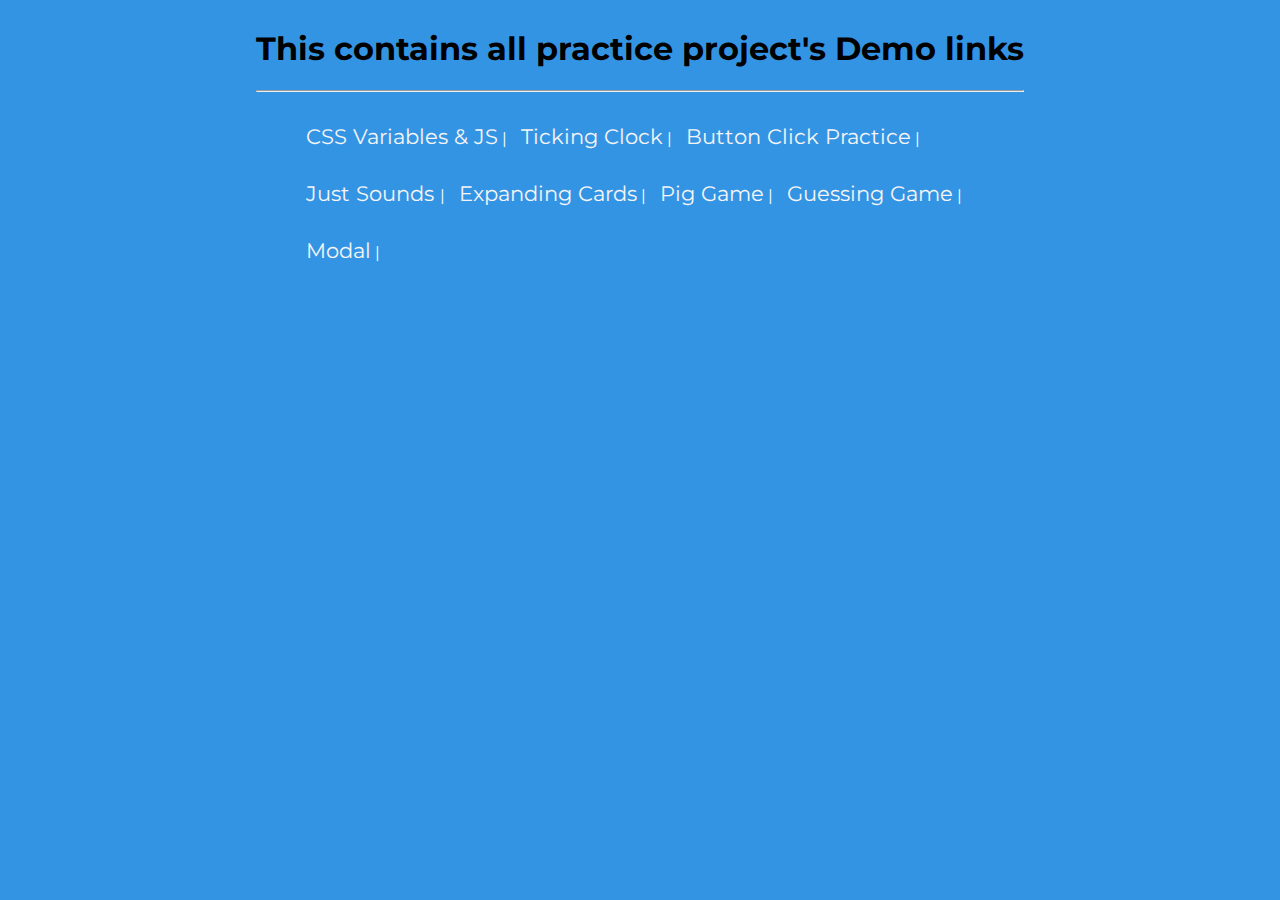
<file: index.html>
<!DOCTYPE html>
<html lang="en">
  <head>
    <meta charset="UTF-8" />
    <meta http-equiv="X-UA-Compatible" content="IE=edge" />
    <meta name="viewport" content="width=device-width, initial-scale=1.0" />
    <title>Collection of the Practice Projects</title>
    <link rel="stylesheet" href="style.css" />
  </head>
  <body>
    <main>
      <section>
        <h1 style="text-align: center">
          This contains all practice project's Demo links
        </h1>
        <hr />
      </section>
      <section class="project-list">
        <ul>
          <li>
            <a
              href="https://redprakash.github.io/practiceprojects/cssvariablesandjs/"
              target="_blank"
              >CSS Variables & JS</a
            >
          </li>

          <li>
            <a
              href="https://redprakash.github.io/practiceprojects/clock/"
              target="_blank"
              >Ticking Clock</a
            >
          </li>

          <li>
            <a
              href="https://redprakash.github.io/practiceprojects/buttonclick/"
              target="_blank"
              >Button Click Practice</a
            >
          </li>
          <li>
            <a
              href="https://redprakash.github.io/practiceprojects/justsounds/"
              target="_blank"
              >Just Sounds
            </a>
          </li>
          <li>
            <a
              href="https://redprakash.github.io/practiceprojects/expanding-cards/"
              target="_blank"
              >Expanding Cards</a
            >
          </li>
          <li>
            <a href="https://redprakash.github.io/piggame/" target="_blank"
              >Pig Game</a
            >
          </li>
          <li>
            <a href="https://redprakash.github.io/guessinggame/" target="_blank"
              >Guessing Game</a
            >
          </li>
          <li>
            <a href="https://redprakash.github.io/modal/" target="_blank"
              >Modal</a
            >
          </li>
        </ul>
      </section>
    </main>
  </body>
</html>
</file>
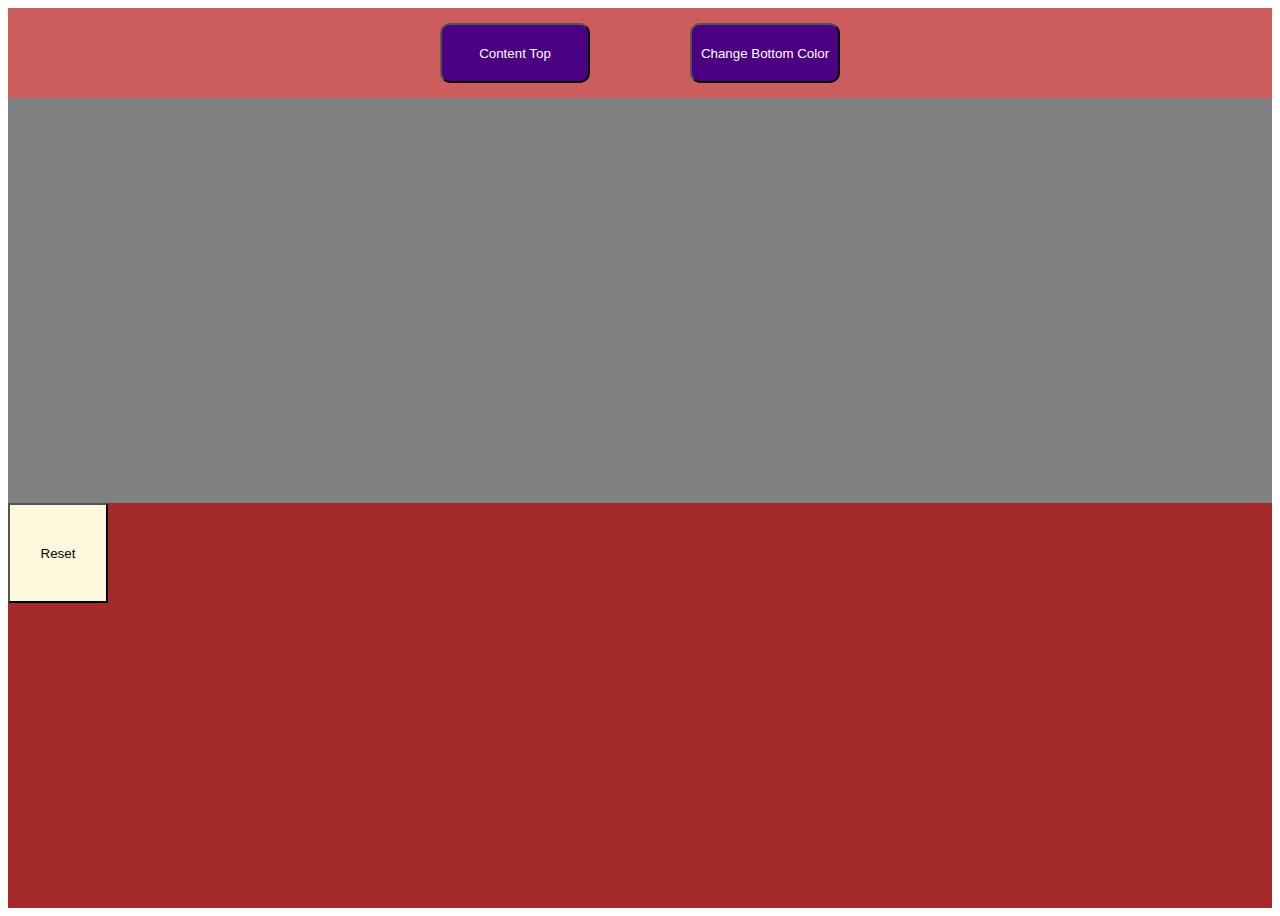
<file: buttonclick/index.html>
<!DOCTYPE html>
<html lang="en">
  <head>
    <meta charset="UTF-8" />
    <meta http-equiv="X-UA-Compatible" content="IE=edge" />
    <meta name="viewport" content="width=device-width, initial-scale=1.0" />
    <title>Checking Modal or clicks</title>
    <link rel="stylesheet" href="style.css" />
  </head>
  <body>
    <section class="container">
      <div class="controls">
        <input type="button" class="btn1" value="Content Top" />
        <input type="button" class="btn2" value="Change Bottom Color" />
      </div>
      <div class="top-box">
        <p class="sometext hidden">
          Hover me for the CSS transitions
          <input type="button" class="close" value="Hide Me" />
        </p>
      </div>

      <div class="bottom-box">
        <div class="overlay">
          <input type="button" value="Reset" class="reset" />
        </div>
      </div>
    </section>
    <script src="script.js"></script>
  </body>
</html>
</file>
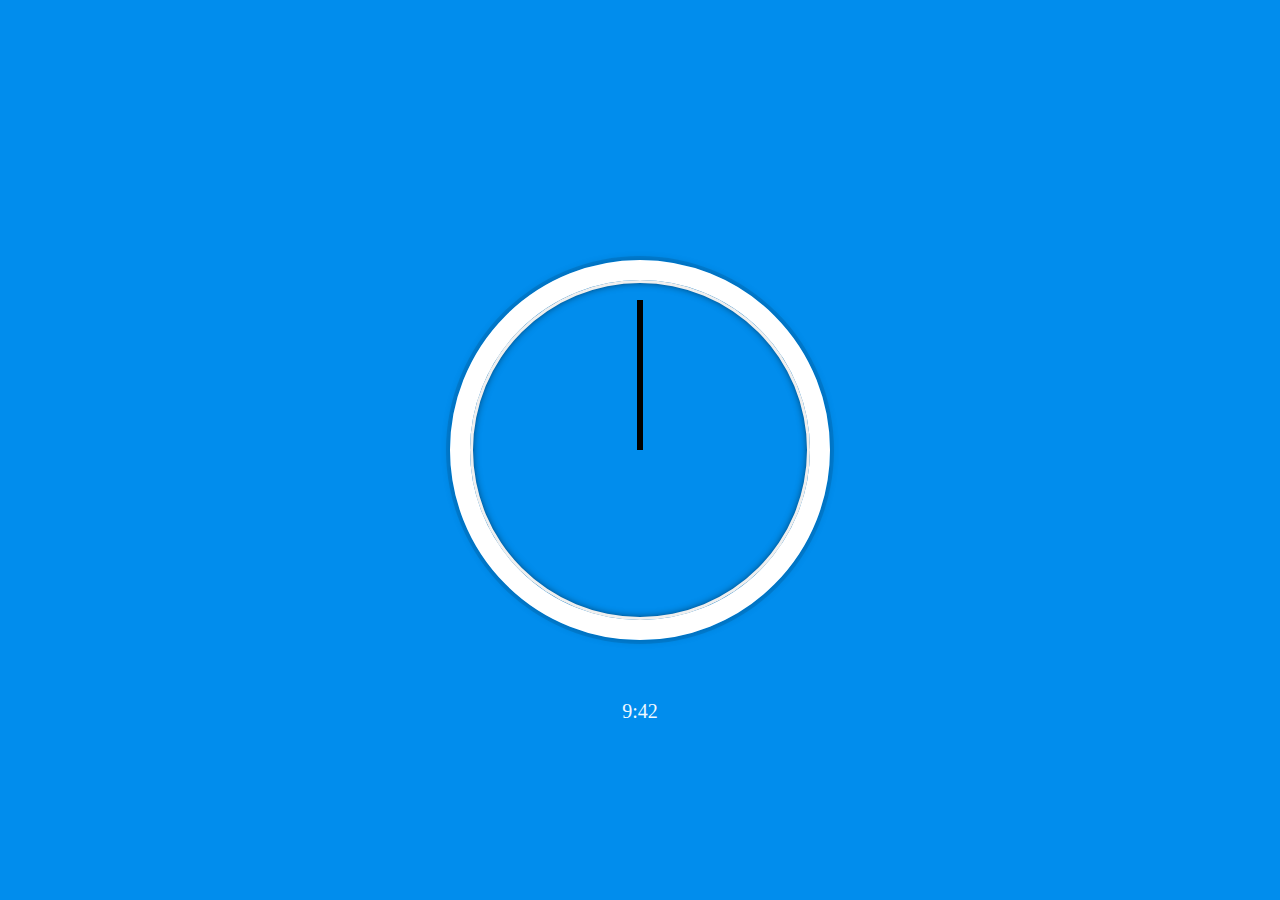
<file: clock/index.html>
<!DOCTYPE html>
<html lang="en">
  <head>
    <meta charset="UTF-8" />
    <meta http-equiv="X-UA-Compatible" content="IE=edge" />
    <meta name="viewport" content="width=device-width, initial-scale=1.0" />
    <title>JS and CSS Clock</title>
    <link rel="stylesheet" href="style.css" />
  </head>
  <body>
    <div class="clock">
      <div class="clock-face">
        <div class="hand hour-hand"></div>
        <div class="hand min-hand"></div>
        <div class="hand second-hand"></div>
      </div>

      <section class="digi-mute">
        <div class="digi-clock"></div>
      </section>
    </div>

    <audio data-key="secsound" src="clocktick.mp3"></audio>
    <script src="script.js"></script>
  </body>
</html>
</file>
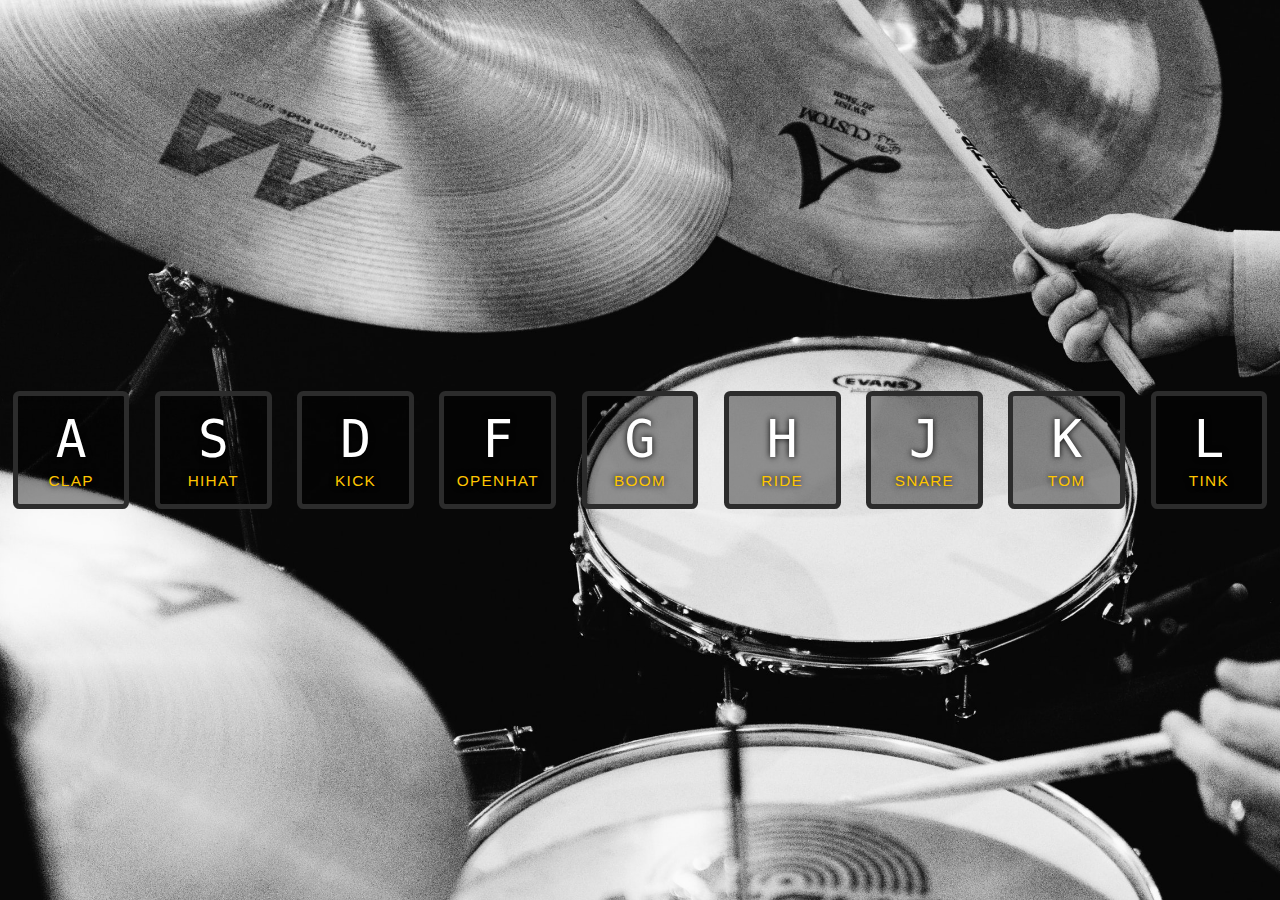
<file: justsounds/index.html>
<!DOCTYPE html>
<html lang="en">
  <head>
    <meta charset="UTF-8" />
    <meta http-equiv="X-UA-Compatible" content="IE=edge" />

    <meta
      name="viewport"
      content="width=device-width, initial-scale=1.0, maximum-scale=1, minimum-scale=1"
    />
    <title>Just Sounds</title>
    <link rel="stylesheet" href="style.css" />
  </head>
  <body>
    <!--Mote : check keycode info for key code of different keys-->
    <div class="keys">
      <div data-key="a" class="key">
        <kbd>A</kbd>
        <span class="sound">clap</span>
      </div>
      <div data-key="s" class="key">
        <kbd>S</kbd>
        <span class="sound">hihat</span>
      </div>
      <div data-key="d" class="key">
        <kbd>D</kbd>
        <span class="sound">kick</span>
      </div>
      <div data-key="f" class="key">
        <kbd>F</kbd>
        <span class="sound">openhat</span>
      </div>
      <div data-key="g" class="key">
        <kbd>G</kbd>
        <span class="sound">boom</span>
      </div>
      <div data-key="h" class="key">
        <kbd>H</kbd>
        <span class="sound">ride</span>
      </div>
      <div data-key="j" class="key">
        <kbd>J</kbd>
        <span class="sound">snare</span>
      </div>
      <div data-key="k" class="key">
        <kbd>K</kbd>
        <span class="sound">tom</span>
      </div>
      <div data-key="l" class="key">
        <kbd>L</kbd>
        <span class="sound">tink</span>
      </div>
    </div>

    <audio data-key="a" src="sounds/clap.wav"></audio>
    <audio data-key="s" src="sounds/hihat.wav"></audio>
    <audio data-key="d" src="sounds/kick.wav"></audio>
    <audio data-key="f" src="sounds/openhat.wav"></audio>
    <audio data-key="g" src="sounds/boom.wav"></audio>
    <audio data-key="h" src="sounds/ride.wav"></audio>
    <audio data-key="j" src="sounds/snare.wav"></audio>
    <audio data-key="k" src="sounds/tom.wav"></audio>
    <audio data-key="l" src="sounds/tink.wav"></audio>

    <script src="script.js"></script>
  </body>
</html>
</file>
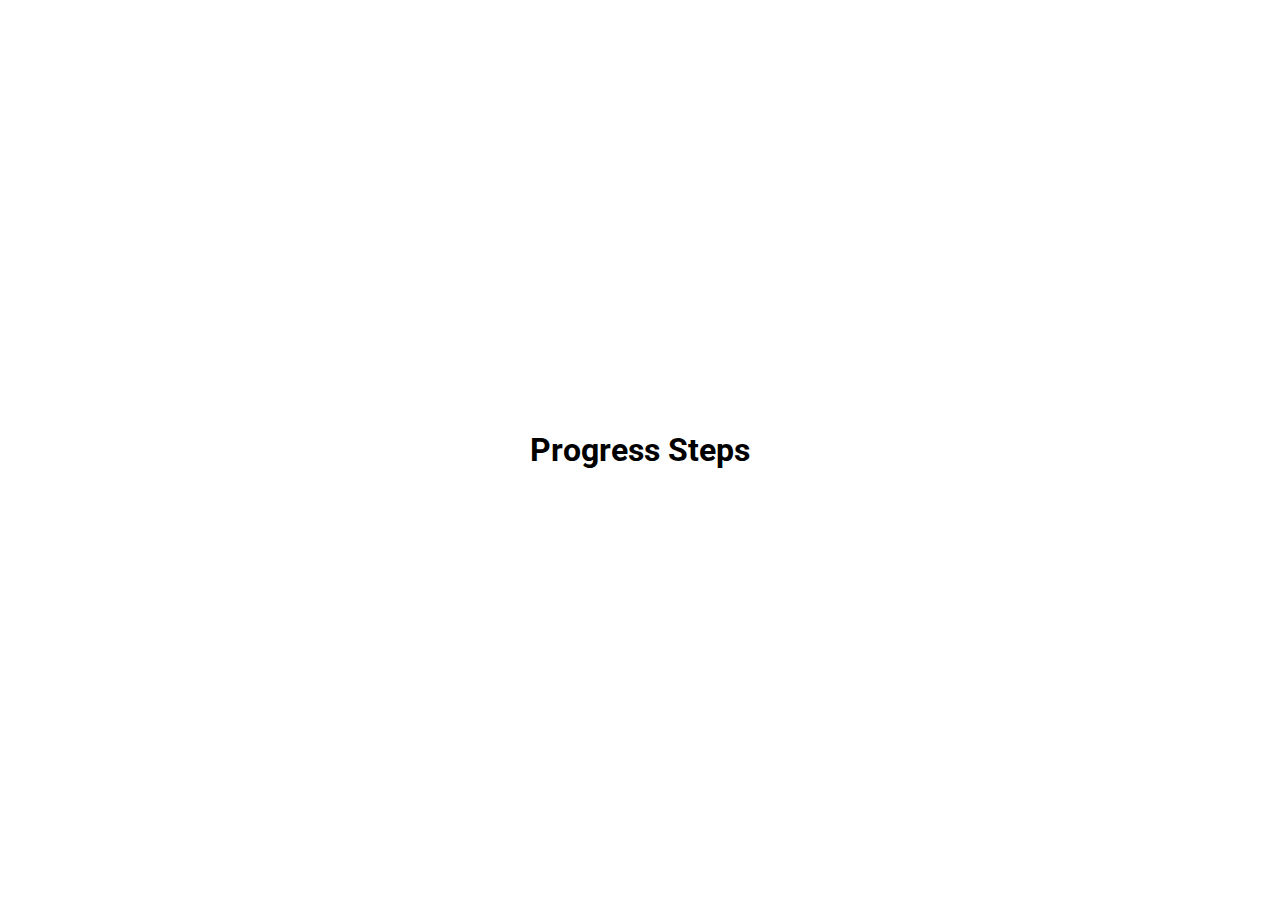
<file: progress-steps/index.html>
<!DOCTYPE html>
<html lang="en">
  <head>
    <meta charset="UTF-8" />
    <meta name="viewport" content="width=device-width, initial-scale=1.0" />
    <link rel="stylesheet" href="style.css" />
    <title>My Project</title>
  </head>
  <body>
    <h1>Progress Steps</h1>
    <div class="container">
      <div class="progress-container">
        <div class="progress" id="progress">
          <div class="circle active"></div>
        </div>
      </div>
    </div>
    <script src="script.js"></script>
  </body>
</html>
</file>
<file: style.css>
@import url('https://fonts.googleapis.com/css?family=Montserrat:400,600&display=swap');
* {
  box-sizing: border-box;
}
body {
  background-color: #3494e4;
  color: black;
  font-family: 'Montserrat', sans-serif;
  display: flex;
  align-items: center;
  justify-content: center;
}
.project-list {
  width: 60vw;
}
.project-list ul > li {
  list-style: none;
  display: inline-block;
  margin-left: 10px;
  margin-top: 1rem;
  margin-bottom: 1rem;
}
.project-list li::after {
  content: '|';
  color: azure;
}
.project-list a {
  color: whitesmoke;
  text-decoration: none;
  font-size: 1.3rem;
}
.project-list a:hover {
  font-weight: 500;
  color: saddlebrown;
}
</file>
<file: buttonclick/style.css>
* {
  box-sizing: border-box;
}
h1 {
  margin: 0;
}
.container {
  background-color: aqua;
  height: 100vh;
}
.controls {
  background-color: indianred;
  height: 10vh;
  display: flex;
  align-items: center;
  justify-content: center;
  gap: 100px;
}
.top-box {
  background-color: gray;
  margin: 0;
  height: 45vh;
  display: flex;
  justify-content: center;
  align-items: center;
  animation-name: topbox;
  animation-duration: 3s;
}
@keyframes topbox {
  from {
    background-color: gray;
  }
  to {
    background-color: hotpink;
  }
}
.bottom-box {
  background-color: green;
  margin: 0;
  height: 45vh;
}

.btn1 {
  width: 150px;
  height: 60px;
  background-color: indigo;
  border-radius: 10px;
  cursor: pointer;
  color: white;
}
.btn2 {
  width: 150px;
  height: 60px;
  background-color: indigo;
  border-radius: 10px;
  cursor: pointer;
  color: white;
}
.sometext {
  padding: 60px;
  font-size: 1.5rem;
  background-color: yellowgreen;
  height: 300px;
  width: 300px;
  transition: width 5s, height 5s;
}
.sometext:hover {
  width: 500px;
  height: 400px;
  transition-timing-function: ease-in;
}
.sometext2 {
  padding: 60px;
  background-color: yellowgreen;
  height: 300px;
  width: 300px;
}
.close {
  font-size: 2rem;
  width: 150px;
  height: 60px;
  background-color: indigo;
  border-radius: 10px;
  cursor: pointer;
  color: white;
  margin-top: 30px;
}
.hidden {
  display: none;
}
.overlay {
  width: 100%;
  height: 100%;
  background-color: brown;
}
.reset {
  background-color: cornsilk;
  width: 100px;
  height: 100px;
  cursor: pointer;
}
</file>
<file: clock/style.css>
html {
  background: #018ded url(https://unsplash.it/1500/1000?image=881&blur=5);
  background-size: cover;
  font-family: 'helvetica neue';
  text-align: center;
  font-size: 10px;
}

body {
  margin: 0;
  font-size: 2rem;
  display: flex;
  flex: 1;
  min-height: 100vh;
  align-items: center;
}

.clock {
  width: 30rem;
  height: 30rem;
  border: 20px solid white;
  border-radius: 50%;
  margin: 50px auto;
  position: relative;
  padding: 2rem;
  box-shadow: 0 0 0 4px rgba(0, 0, 0, 0.1), inset 0 0 0 3px #efefef,
    inset 0 0 10px black, 0 0 10px rgba(0, 0, 0, 0.2);
}

.clock-face {
  position: relative;
  width: 100%;
  height: 100%;
  transform: translateY(-3px);
  /* account for the height of the clock hands */
}

.hand {
  width: 50%;
  height: 6px;
  background: black;
  position: absolute;
  top: 50%;
  transform-origin: 100%;
  transform: rotate(90deg);
  transition: all 0.05s;
  transition-timing-function: cubic-bezier(0.2, 2.7, 0.58, 1);
}
.digi-mute {
  position: relative;
  top: 100px;
  display: inline-block;
}
.digi-clock {
  color: aliceblue;
}
</file>
<file: justsounds/style.css>
* {
  box-sizing: border-box;
}
html {
  font-size: 0.8rem;
  background: url('drumbg.jpeg');
  background-color: beige;
  background-repeat: no-repeat;
  background-size: cover;
  background-position: center;
}
body,
html {
  margin: 0;
  padding: 0;
  font-family: sans-serif;
}
.keys {
  display: flex;
  flex: 1;
  min-height: 100vh;
  align-items: center;
  justify-content: center;
}
.key {
  border: 0.4rem solid rgb(44, 44, 44);
  border-radius: 0.5rem;
  margin: 1rem;
  font-size: 1.5rem;
  padding: 1rem 0.5rem;
  transition: all 0.07s ease;
  width: 10rem;
  text-align: center;
  color: white;
  background: rgba(0, 0, 0, 0.4);
  text-shadow: 0 0 0.5rem black;
}
.key:hover {
  cursor: pointer;
}
.playing {
  transform: scale(1.1);
  border-color: #ffc600;
  box-shadow: 0 0 1rem #ffc600;
}
kbd {
  display: block;
  font-size: 4rem;
}
.sound {
  font-size: 1.2rem;
  text-transform: uppercase;
  letter-spacing: 0.1rem;
  color: #ffc600;
}
</file>
<file: progress-steps/style.css>
@import url('https://fonts.googleapis.com/css2?family=Roboto:wght@400;700&display=swap');

* {
  box-sizing: border-box;
}

body {
  font-family: 'Roboto', sans-serif;
  display: flex;
  flex-direction: column;
  align-items: center;
  justify-content: center;
  height: 100vh;
  overflow: hidden;
  margin: 0;
}
</file>
